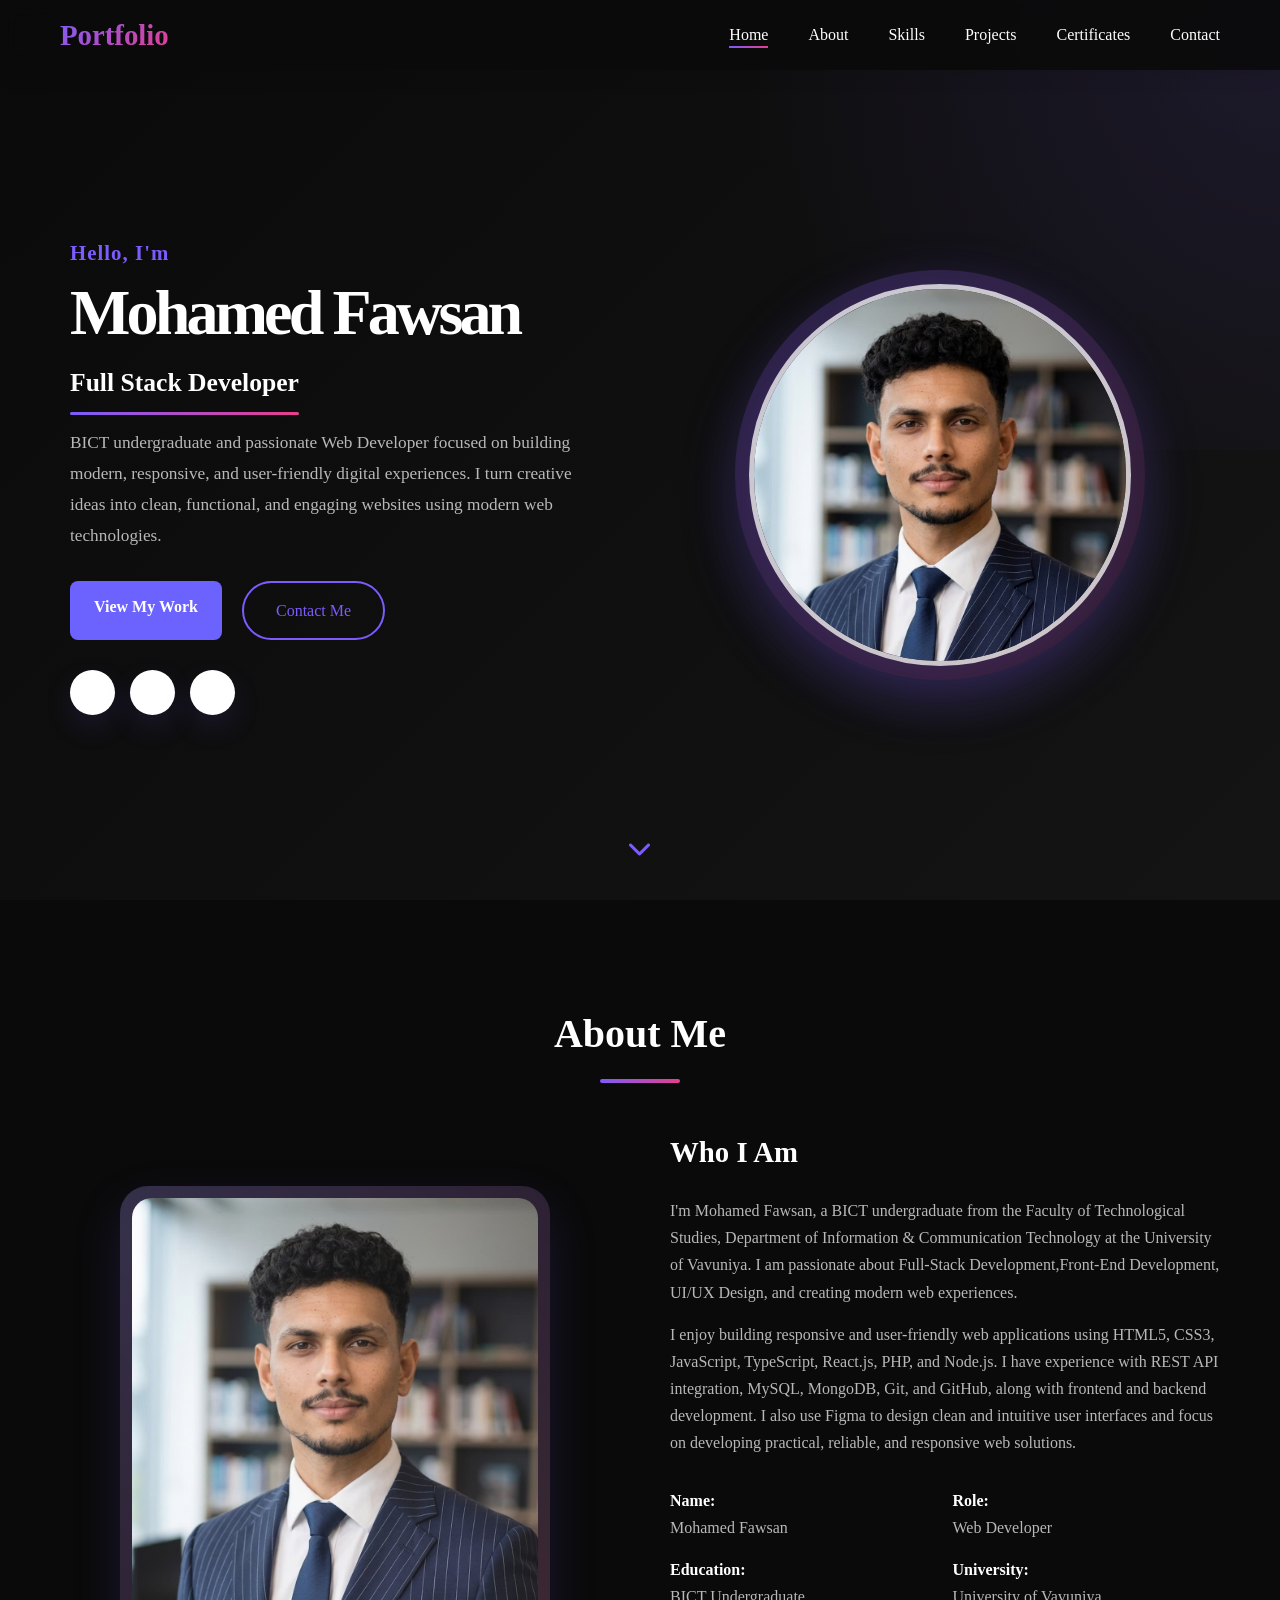
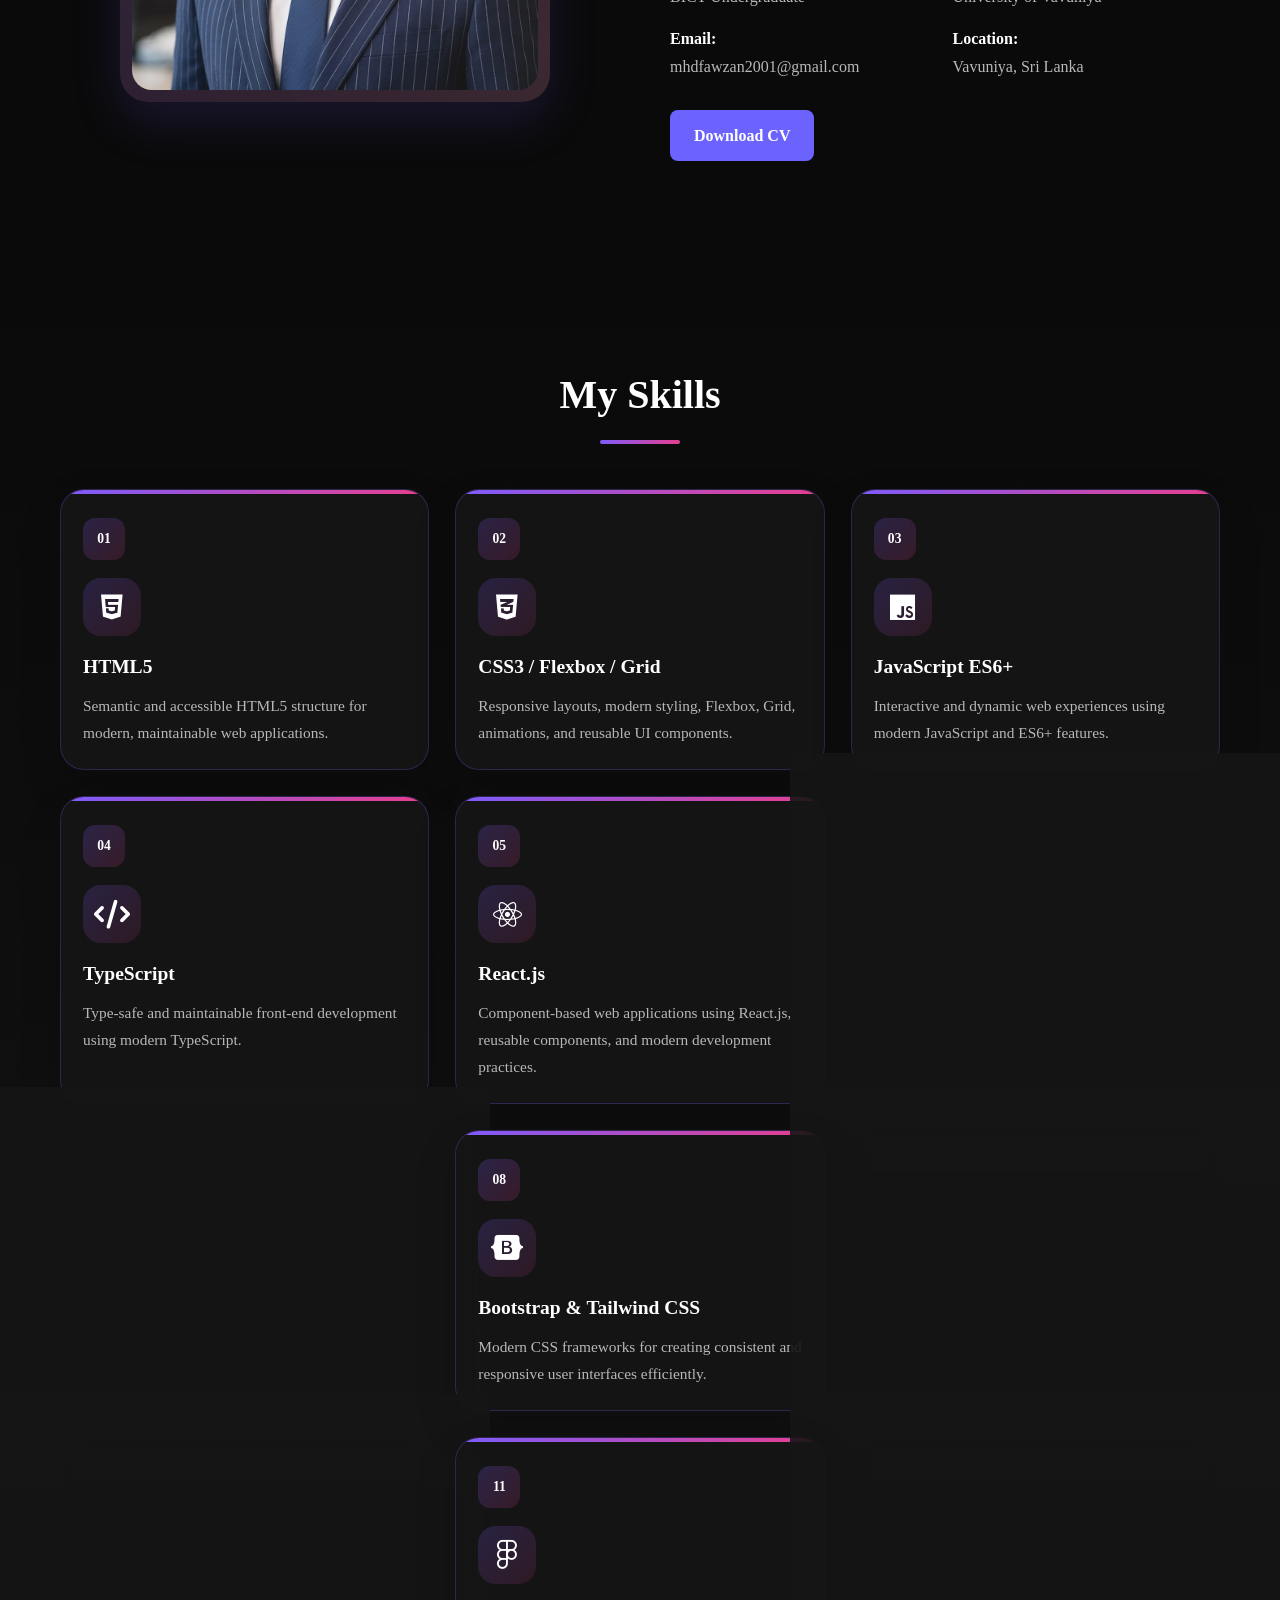
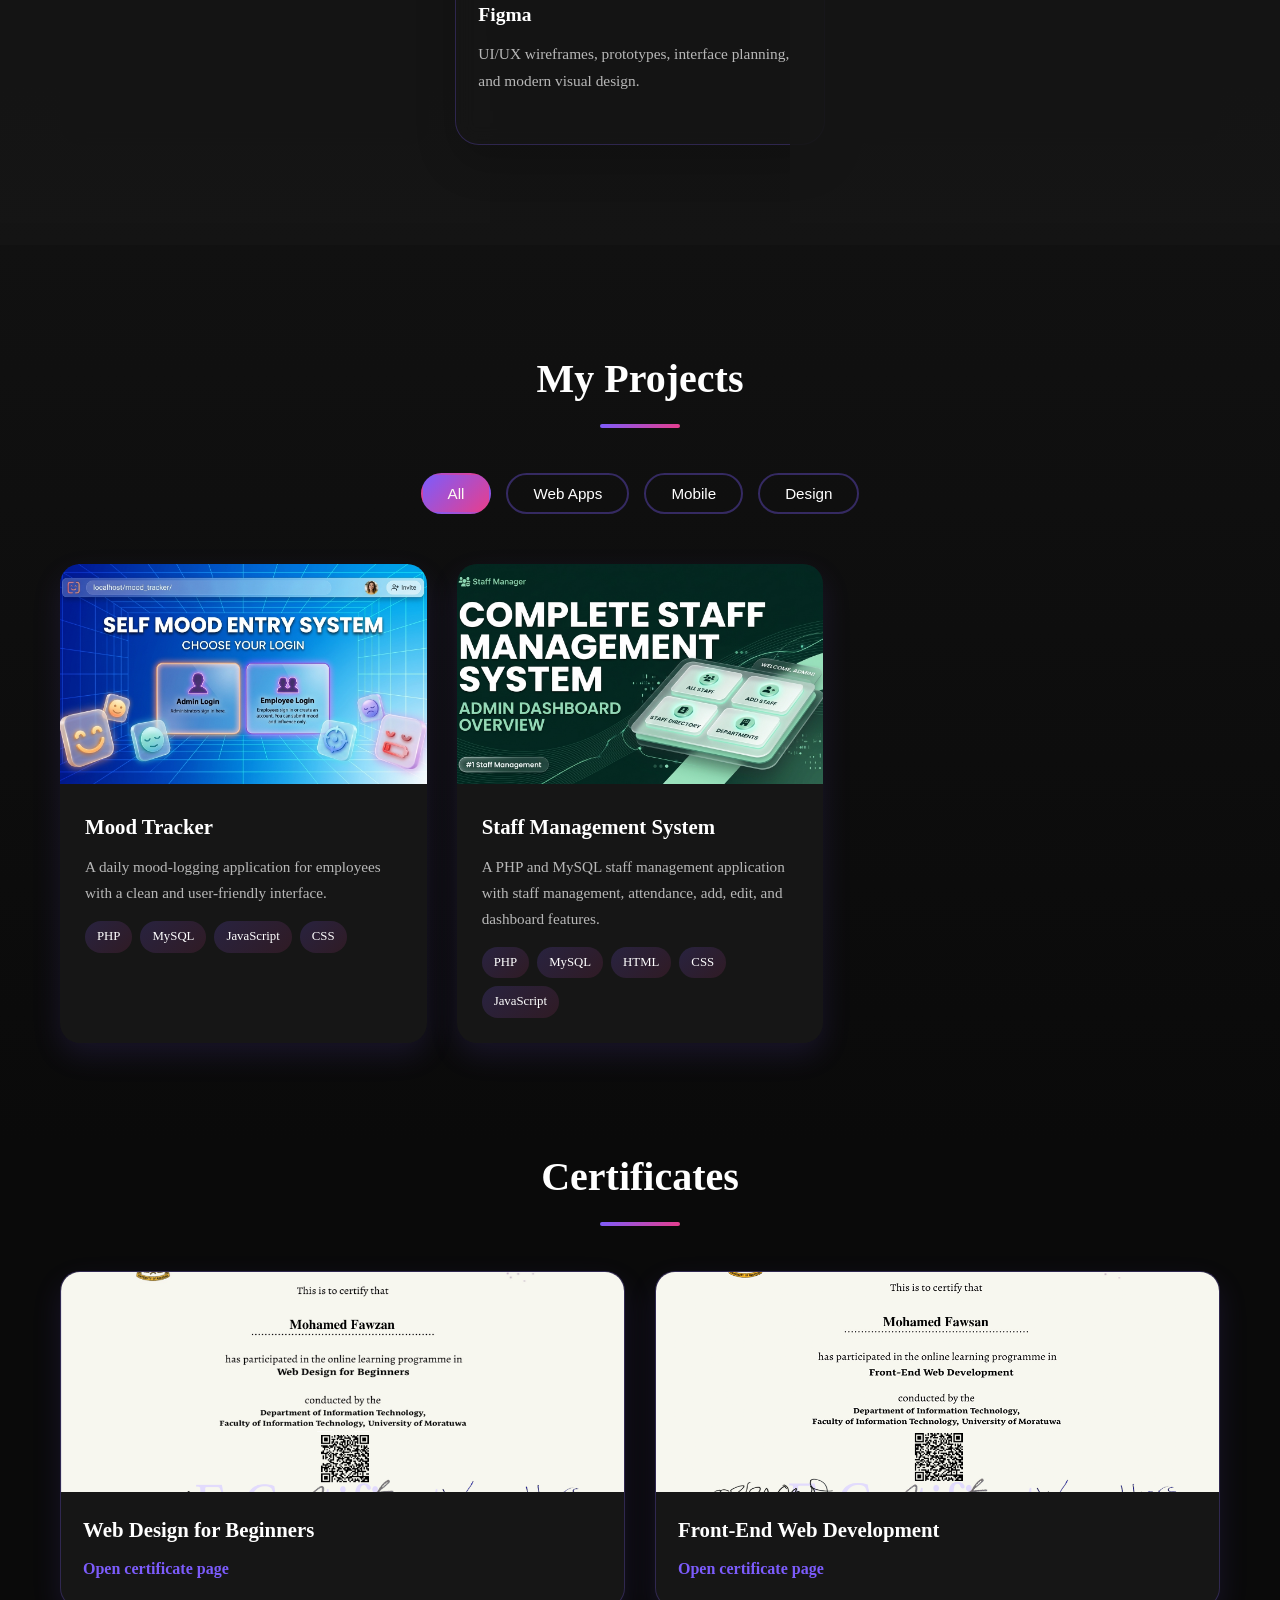
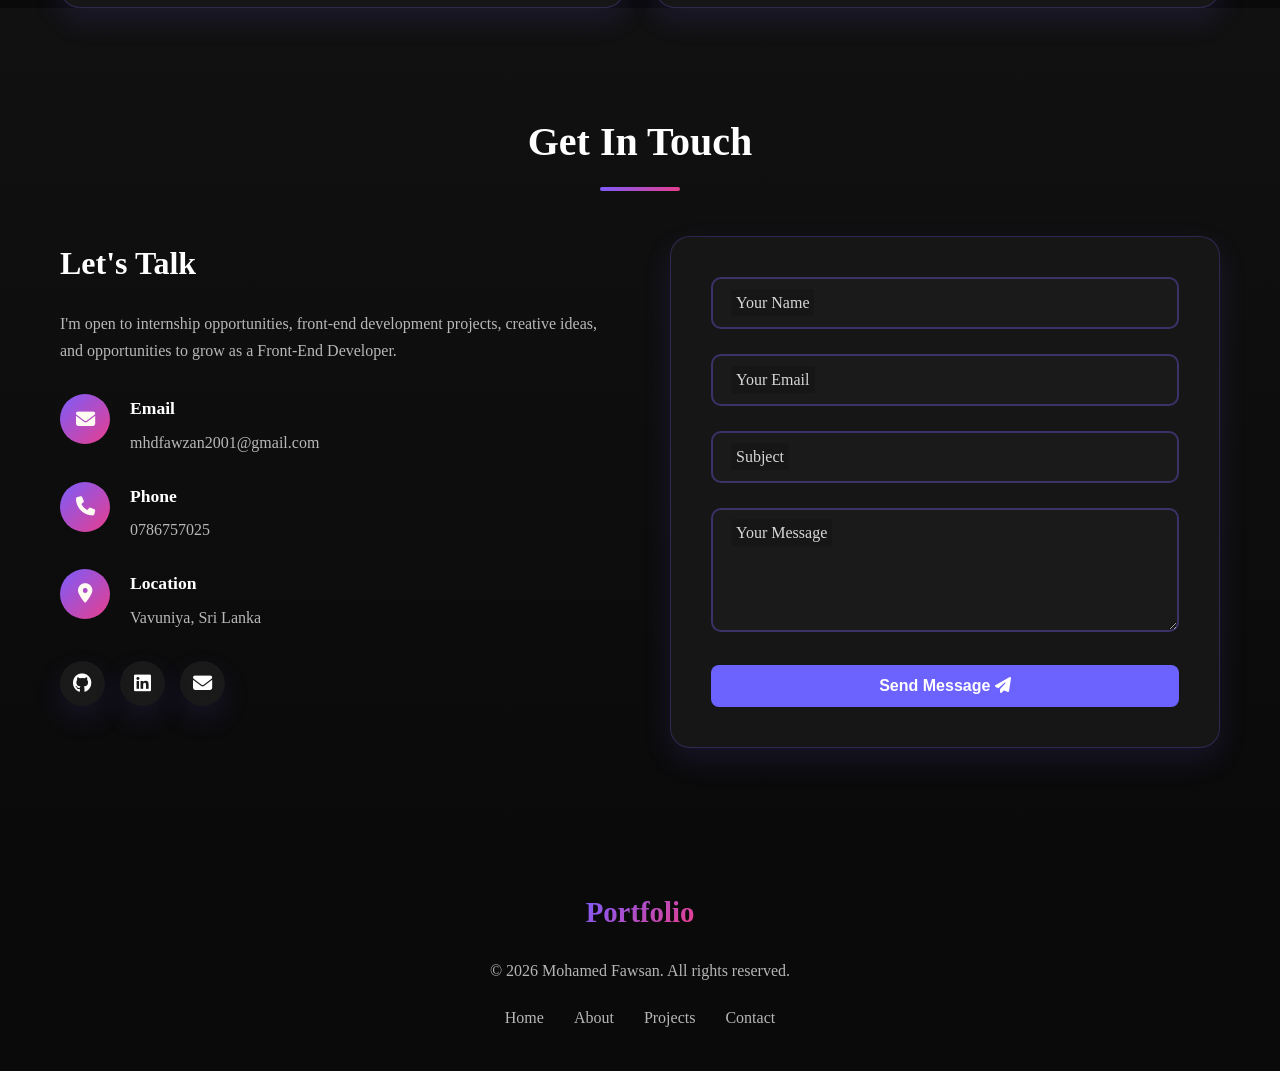
<file: index.html>
<!DOCTYPE html>
<html lang="en">
<head>
    <meta charset="UTF-8">
    <meta name="viewport" content="width=device-width, initial-scale=1.0">
    <title>Mohamed Fawsan | Full Stack Developer</title>
    <link rel="stylesheet" href="styles.css">
    <link href="https://fonts.googleapis.com/css2?family=Poppins:wght@300;400;500;600;700&display=swap" rel="stylesheet">
    <link rel="stylesheet" href="https://cdnjs.cloudflare.com/ajax/libs/font-awesome/6.4.0/css/all.min.css">
</head>

<body>

    <!-- Navigation -->
    <nav class="navbar">
        <div class="nav-container">
            <a href="#" class="logo">Portfolio</a>

            <button class="nav-toggle" aria-label="toggle navigation">
                <span class="hamburger"></span>
            </button>

            <ul class="nav-menu">
                <li><a href="#home" class="nav-link">Home</a></li>
                <li><a href="#about" class="nav-link">About</a></li>
                <li><a href="#skills" class="nav-link">Skills</a></li>
                <li><a href="#projects" class="nav-link">Projects</a></li>
                <li><a href="certificate.html" class="nav-link">Certificates</a></li>
                <li><a href="#contact" class="nav-link">Contact</a></li>
            </ul>
        </div>
    </nav>


    <!-- Hero Section -->
    <section id="home" class="hero">
        <div class="hero-content">

            <div class="hero-text">
                <p class="greeting">Hello, I'm</p>

                <h1 class="name">Mohamed Fawsan</h1>

                <h2 class="title">Full Stack Developer</h2>

                <p class="description">
                   BICT undergraduate and passionate Web Developer focused on
                   building modern, responsive, and user-friendly digital experiences.
                   I turn creative ideas into clean, functional, and engaging websites
                using modern web technologies.
                </p>

                <div class="hero-buttons">
                    <a href="#projects" class="btn btn-primary">
                        View My Work
                    </a>

                    <a href="#contact" class="btn btn-secondary">
                        Contact Me
                    </a>
                </div>

                <div class="social-links">

                    <a href="https://github.com/MFMfawsan"
                       target="_blank"
                       rel="noopener noreferrer"
                       aria-label="GitHub">
                        <i class="fab fa-github"></i>
                    </a>

                    <a href="https://www.linkedin.com/in/mohamed-fawsan"
                       target="_blank"
                       rel="noopener noreferrer"
                       aria-label="LinkedIn">
                        <i class="fab fa-linkedin"></i>
                    </a>

                    <a href="mailto:mhdfawzan2001@gmail.com"
                       aria-label="Email">
                        <i class="fas fa-envelope"></i>
                    </a>

                </div>
            </div>


            <div class="hero-image">
                <div class="image-container">
                    <img
                        class="profile-image"
                        src="assets/images/profile.jpg"
                        alt="Mohamed Fawsan - Front-End Developer"
                    >
                </div>
            </div>

        </div>

        <div class="scroll-indicator">
            <a href="#about" aria-label="Scroll to About section">
                <i class="fas fa-chevron-down"></i>
            </a>
        </div>
    </section>


    <!-- About Section -->
    <section id="about" class="about">
        <div class="container">

            <h2 class="section-title">About Me</h2>

            <div class="about-content">

                <div class="about-image">
                    <div class="about-img-placeholder">
                        <img
                            src="assets/images/profile.jpg"
                            alt="Mohamed Fawsan - About Me"
                        >
                    </div>
                </div>


                <div class="about-text">

                    <h3>Who I Am</h3>

                    <p>
                        I'm Mohamed Fawsan, a BICT undergraduate from the Faculty of
                        Technological Studies, Department of Information & Communication
                        Technology at the University of Vavuniya. I am passionate about 
                        Full-Stack Development,Front-End Development, UI/UX Design, and 
                        creating modern web  experiences.     
                    </p>

                    <p>
                        I enjoy building responsive and user-friendly web applications 
                        using HTML5, CSS3, JavaScript, TypeScript, React.js, PHP, and 
                        Node.js. I have experience with REST API integration, MySQL,
                         MongoDB, Git, and GitHub, along with frontend and backend development. 
                         I also use Figma to design clean and intuitive user interfaces and 
                         focus on developing practical, reliable, and responsive web solutions.

                    </p>


                    <div class="about-info">

                        <div class="info-item">
                            <span class="info-label">Name:</span>
                            <span class="info-value">Mohamed Fawsan</span>
                        </div>

                        <div class="info-item">
                            <span class="info-label">Role:</span>
                            <span class="info-value">Web Developer</span>
                        </div>

                        <div class="info-item">
                            <span class="info-label">Education:</span>
                            <span class="info-value">BICT Undergraduate</span>
                        </div>

                        <div class="info-item">
                            <span class="info-label">University:</span>
                            <span class="info-value">University of Vavuniya</span>
                        </div>

                        <div class="info-item">
                            <span class="info-label">Email:</span>
                            <span class="info-value">mhdfawzan2001@gmail.com</span>
                        </div>

                        <div class="info-item">
                            <span class="info-label">Location:</span>
                            <span class="info-value">Vavuniya, Sri Lanka</span>
                        </div>

                    </div>


                <a href="assets/Mohamed_Fawsan.pdf"
                class="btn btn-primary"
                target="_blank"
                rel="noopener noreferrer">
                Download CV
                </a>

                </div>
            </div>
        </div>
    </section>


    <!-- Skills Section -->
    <section id="skills" class="skills">
        <div class="container">

            <h2 class="section-title">My Skills</h2>

            <div class="skills-content modern-skill-grid">

                <article class="modern-skill-card">
                    <span class="skill-index">01</span>
                    <div class="skill-icon">
                        <i class="fab fa-html5"></i>
                    </div>
                    <h3>HTML5</h3>
                    <p>
                        Semantic and accessible HTML5 structure for modern,
                        maintainable web applications.
                    </p>
                </article>


                <article class="modern-skill-card">
                    <span class="skill-index">02</span>
                    <div class="skill-icon">
                        <i class="fab fa-css3-alt"></i>
                    </div>
                    <h3>CSS3 / Flexbox / Grid</h3>
                    <p>
                        Responsive layouts, modern styling, Flexbox, Grid,
                        animations, and reusable UI components.
                    </p>
                </article>


                <article class="modern-skill-card">
                    <span class="skill-index">03</span>
                    <div class="skill-icon">
                        <i class="fab fa-js"></i>
                    </div>
                    <h3>JavaScript ES6+</h3>
                    <p>
                        Interactive and dynamic web experiences using modern
                        JavaScript and ES6+ features.
                    </p>
                </article>


                <article class="modern-skill-card">
                    <span class="skill-index">04</span>
                    <div class="skill-icon">
                        <i class="fas fa-code"></i>
                    </div>
                    <h3>TypeScript</h3>
                    <p>
                        Type-safe and maintainable front-end development using
                        modern TypeScript.
                    </p>
                </article>


                <article class="modern-skill-card">
                    <span class="skill-index">05</span>
                    <div class="skill-icon">
                        <i class="fab fa-react"></i>
                    </div>
                    <h3>React.js</h3>
                    <p>
                        Component-based web applications using React.js,
                        reusable components, and modern development practices.
                    </p>
                </article>


                <article class="modern-skill-card">
                    <span class="skill-index">06</span>
                    <div class="skill-icon">
                        <i class="fas fa-mobile-alt"></i>
                    </div>
                    <h3>Responsive Web Design</h3>
                    <p>
                        Mobile-first and responsive interfaces that work smoothly
                        across phones, tablets, and desktop screens.
                    </p>
                </article>


                <article class="modern-skill-card">
                    <span class="skill-index">07</span>
                    <div class="skill-icon">
                        <i class="fas fa-palette"></i>
                    </div>
                    <h3>UI/UX Design</h3>
                    <p>
                        User-focused interface design, wireframing, prototyping,
                        spacing, and visual hierarchy.
                    </p>
                </article>


                <article class="modern-skill-card">
                    <span class="skill-index">08</span>
                    <div class="skill-icon">
                        <i class="fab fa-bootstrap"></i>
                    </div>
                    <h3>Bootstrap & Tailwind CSS</h3>
                    <p>
                        Modern CSS frameworks for creating consistent and
                        responsive user interfaces efficiently.
                    </p>
                </article>


                <article class="modern-skill-card">
                    <span class="skill-index">09</span>
                    <div class="skill-icon">
                        <i class="fas fa-plug"></i>
                    </div>
                    <h3>REST API Integration</h3>
                    <p>
                        API integration using REST APIs, Axios, Fetch API,
                        JSON, and front-end data handling.
                    </p>
                </article>


                <article class="modern-skill-card">
                    <span class="skill-index">10</span>
                    <div class="skill-icon">
                        <i class="fab fa-github"></i>
                    </div>
                    <h3>Git & GitHub</h3>
                    <p>
                        Version control, repository management, collaboration,
                        and project deployment using Git and GitHub.
                    </p>
                </article>


                <article class="modern-skill-card">
                    <span class="skill-index">11</span>
                    <div class="skill-icon">
                        <i class="fab fa-figma"></i>
                    </div>
                    <h3>Figma</h3>
                    <p>
                        UI/UX wireframes, prototypes, interface planning,
                        and modern visual design.
                    </p>
                </article>


                <article class="modern-skill-card">
                    <span class="skill-index">12</span>
                    <div class="skill-icon">
                        <i class="fas fa-database"></i>
                    </div>
                    <h3>MySQL & MongoDB</h3>
                    <p>
                        Basic database understanding and integration for
                        web applications and backend-connected projects.
                    </p>
                </article>

            </div>
        </div>
    </section>


    <!-- Projects Section -->
    <section id="projects" class="projects">
        <div class="container">

            <h2 class="section-title">My Projects</h2>

            <div class="project-filters">
                <button class="filter-btn active" data-filter="all">All</button>
                <button class="filter-btn" data-filter="web">Web Apps</button>
                <button class="filter-btn" data-filter="mobile">Mobile</button>
                <button class="filter-btn" data-filter="design">Design</button>
            </div>

            <div class="projects-grid">

                <div class="project-card" data-category="web">
                    <div class="project-image">
                        <img src="assets/images/mood-tracker.png" alt="Mood Tracker project screenshot">

                        <div class="project-overlay">
                            <div class="project-links">
                                <a href="https://github.com/MFMfawsan/mood_tracker" target="_blank" rel="noopener noreferrer" class="project-link" aria-label="View Live">
                                    <i class="fas fa-external-link-alt"></i>
                                </a>
                                <a href="https://github.com/MFMfawsan/mood_tracker" target="_blank" rel="noopener noreferrer" class="project-link" aria-label="View Code">
                                    <i class="fab fa-github"></i>
                                </a>
                            </div>
                        </div>
                    </div>

                    <div class="project-info">
                        <h3>Mood Tracker</h3>
                        <p>A daily mood-logging application for employees with a clean and user-friendly interface.</p>

                        <div class="project-tech">
                            <span>PHP</span>
                            <span>MySQL</span>
                            <span>JavaScript</span>
                            <span>CSS</span>
                        </div>
                    </div>
                </div>


                <div class="project-card" data-category="web">
                    <div class="project-image">
                        <img src="assets/images/Staff management.png" alt="Staff Management System screenshot">

                        <div class="project-overlay">
                            <div class="project-links">
                                <a href="https://github.com/MFMfawsan/staff-management-system" target="_blank" rel="noopener noreferrer" class="project-link" aria-label="View Live">
                                    <i class="fas fa-external-link-alt"></i>
                                </a>
                                <a href="https://github.com/MFMfawsan/staff-management-system" target="_blank" rel="noopener noreferrer" class="project-link" aria-label="View Code">
                                    <i class="fab fa-github"></i>
                                </a>
                            </div>
                        </div>
                    </div>

                    <div class="project-info">
                        <h3>Staff Management System</h3>
                        <p>
                            A PHP and MySQL staff management application with
                            staff management, attendance, add, edit, and dashboard features.
                        </p>

                        <div class="project-tech">
                            <span>PHP</span>
                            <span>MySQL</span>
                            <span>HTML</span>
                            <span>CSS</span>
                            <span>JavaScript</span>
                        </div>
                    </div>
                </div>

            </div>
        </div>
    </section>


    <!-- Certificates Section -->
    <section class="certificates" id="certificates">
        <div class="container">

            <h2 class="section-title">Certificates</h2>

            <div class="certificate-grid">

                <a class="certificate-card"
                   href="certificate.html"
                   rel="noopener noreferrer">

                    <div class="certificate-thumb">
                        <img
                            src="assets/images/certificate1.jpg"
                            alt="Web Design for Beginners certificate"
                        >
                    </div>

                    <div class="certificate-info">
                        <h3>Web Design for Beginners</h3>
                        <p>Open certificate page</p>
                    </div>

                </a>


                <a class="certificate-card"
                   href="certificate.html"
                   rel="noopener noreferrer">

                    <div class="certificate-thumb">
                        <img
                            src="assets/images/certificate2.jpg"
                            alt="Front-End Web Development certificate"
                        >
                    </div>

                    <div class="certificate-info">
                        <h3>Front-End Web Development</h3>
                        <p>Open certificate page</p>
                    </div>

                </a>

            </div>
        </div>
    </section>


    <!-- Contact Section -->
    <section id="contact" class="contact">
        <div class="container">

            <h2 class="section-title">Get In Touch</h2>

            <div class="contact-content">

                <div class="contact-info">

                    <h3>Let's Talk</h3>

                    <p>
                        I'm open to internship opportunities, front-end development
                        projects, creative ideas, and opportunities to grow as a
                        Front-End Developer.
                    </p>


                    <div class="contact-details">

                        <div class="contact-item">
                            <i class="fas fa-envelope"></i>

                            <div>
                                <h4>Email</h4>
                                <p>
                                    <a href="mailto:mhdfawzan2001@gmail.com">
                                        mhdfawzan2001@gmail.com
                                    </a>
                                </p>
                            </div>
                        </div>


                        <div class="contact-item">
                            <i class="fas fa-phone"></i>

                            <div>
                                <h4>Phone</h4>
                                <p>
                                    <a href="tel:0786757025">
                                        0786757025
                                    </a>
                                </p>
                            </div>
                        </div>


                        <div class="contact-item">
                            <i class="fas fa-map-marker-alt"></i>

                            <div>
                                <h4>Location</h4>
                                <p>Vavuniya, Sri Lanka</p>
                            </div>
                        </div>

                    </div>


                    <div class="contact-social">

                        <a href="https://github.com/MFMfawsan"
                           target="_blank"
                           rel="noopener noreferrer"
                           aria-label="GitHub">
                            <i class="fab fa-github"></i>
                        </a>

                        <a href="https://www.linkedin.com/in/mohamed-fawsan"
                           target="_blank"
                           rel="noopener noreferrer"
                           aria-label="LinkedIn">
                            <i class="fab fa-linkedin"></i>
                        </a>

                        <a href="mailto:mhdfawzan2001@gmail.com"
                           aria-label="Email">
                            <i class="fas fa-envelope"></i>
                        </a>

                    </div>

                </div>


                <form class="contact-form" id="contactForm">

                    <div class="form-group">
                        <input
                            type="text"
                            id="name"
                            name="name"
                            placeholder="Your Name"
                            required
                        >
                        <label for="name">Your Name</label>
                    </div>


                    <div class="form-group">
                        <input
                            type="email"
                            id="email"
                            name="email"
                            placeholder="Your Email"
                            required
                        >
                        <label for="email">Your Email</label>
                    </div>


                    <div class="form-group">
                        <input
                            type="text"
                            id="subject"
                            name="subject"
                            placeholder="Subject"
                            required
                        >
                        <label for="subject">Subject</label>
                    </div>


                    <div class="form-group">
                        <textarea
                            id="message"
                            name="message"
                            placeholder="Your Message"
                            rows="5"
                            required
                        ></textarea>

                        <label for="message">Your Message</label>
                    </div>


                    <button type="submit" class="btn btn-primary">
                        <span>Send Message</span>
                        <i class="fas fa-paper-plane"></i>
                    </button>

                </form>

            </div>
        </div>
    </section>


    <!-- Footer -->
    <footer class="footer">
        <div class="container">

            <div class="footer-content">

                <div class="footer-logo">
                    <a href="#">Portfolio</a>
                </div>

                <p class="footer-text">
                    © 2026 Mohamed Fawsan. All rights reserved.
                </p>

                <div class="footer-links">
                    <a href="#home">Home</a>
                    <a href="#about">About</a>
                    <a href="#projects">Projects</a>
                    <a href="#contact">Contact</a>
                </div>

            </div>

        </div>
    </footer>


    <!-- Back to Top Button -->
    <button class="back-to-top" aria-label="Back to top">
        <i class="fas fa-arrow-up"></i>
    </button>


    <script src="script.js"></script>

</body>
</html>
</file>
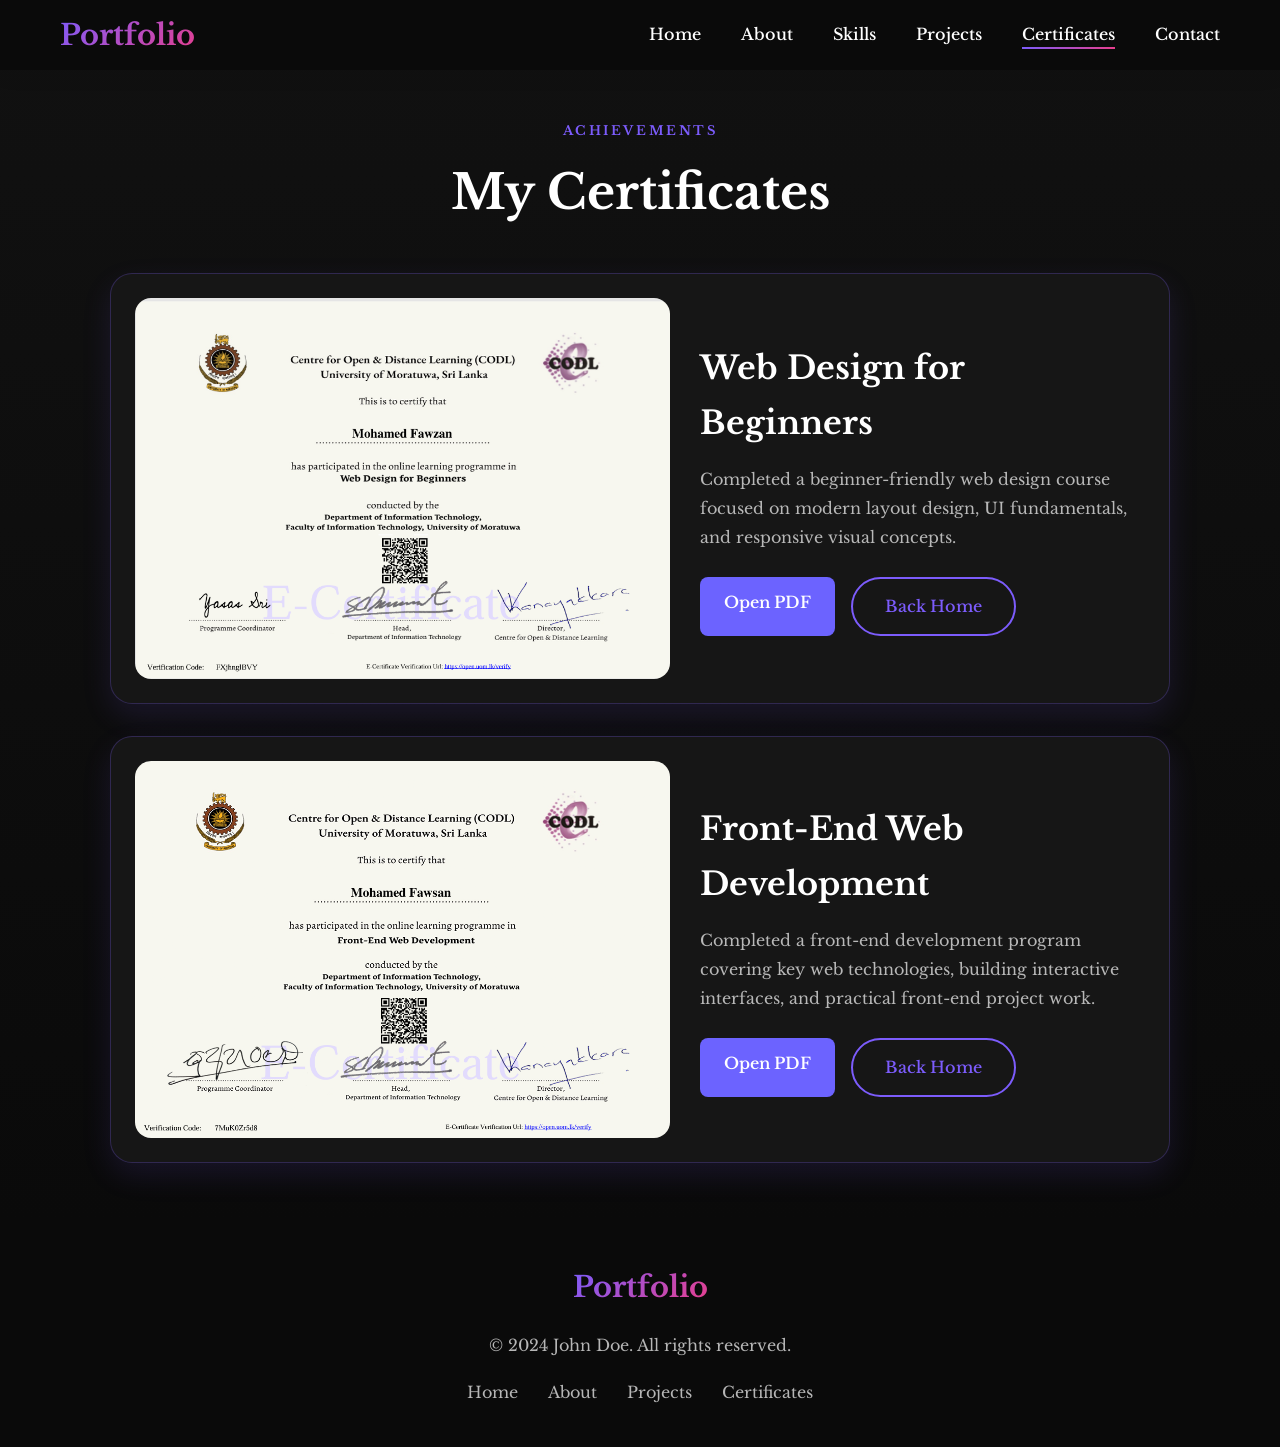
<file: certificate.html>
<!DOCTYPE html>
<html lang="en">
<head>
    <meta charset="UTF-8">
    <meta name="viewport" content="width=device-width, initial-scale=1.0">
    <title>Certificates | Portfolio</title>
    <link rel="stylesheet" href="styles.css">
    <link href="https://fonts.googleapis.com/css2?family=Cormorant+Garamond:wght@400;500;600;700&family=Libre+Baskerville:wght@400;700&display=swap" rel="stylesheet">
    <link rel="stylesheet" href="https://cdnjs.cloudflare.com/ajax/libs/font-awesome/6.4.0/css/all.min.css">
</head>
<body>
    <nav class="navbar">
        <div class="nav-container">
            <a href="index.html" class="logo">Portfolio</a>
            <button class="nav-toggle" aria-label="toggle navigation">
                <span class="hamburger"></span>
            </button>
            <ul class="nav-menu">
                <li><a href="index.html#home" class="nav-link">Home</a></li>
                <li><a href="index.html#about" class="nav-link">About</a></li>
                <li><a href="index.html#skills" class="nav-link">Skills</a></li>
                <li><a href="index.html#projects" class="nav-link">Projects</a></li>
                <li><a href="certificate.html" class="nav-link active">Certificates</a></li>
                <li><a href="index.html#contact" class="nav-link">Contact</a></li>
            </ul>
        </div>
    </nav>

    <main class="certificate-page">
        <section class="container certificate-section">
            <div class="section-heading">
                <p class="small-tag">Achievements</p>
                <h1>My Certificates</h1>
            </div>

            <div class="certificate-list">
                <article class="certificate-item">
                    <div class="certificate-preview">
                        <img src="assets/images/certificate1.jpg" alt="Web Design for Beginners certificate preview">
                    </div>
                    <div class="certificate-details">
                        <h2>Web Design for Beginners</h2>
                        <p>Completed a beginner-friendly web design course focused on modern layout design, UI fundamentals, and responsive visual concepts.</p>
                        <div class="certificate-actions">
                            <a href="assets/certificates/web-design.pdf" class="btn btn-primary" target="_blank" rel="noopener noreferrer">Open PDF</a>
                            <a href="index.html" class="btn btn-secondary">Back Home</a>
                        </div>
                    </div>
                </article>

                <article class="certificate-item">
                    <div class="certificate-preview">
                        <img src="assets/images/certificate2.jpg" alt="Front-End Web Development certificate preview">
                    </div>
                    <div class="certificate-details">
                        <h2>Front-End Web Development</h2>
                        <p>Completed a front-end development program covering key web technologies, building interactive interfaces, and practical front-end project work.</p>
                        <div class="certificate-actions">
                            <a href="assets/certificates/front-end-web-development.pdf" class="btn btn-primary" target="_blank" rel="noopener noreferrer">Open PDF</a>
                            <a href="index.html" class="btn btn-secondary">Back Home</a>
                        </div>
                    </div>
                </article>
            </div>
        </section>
    </main>

    <footer class="footer">
        <div class="container">
            <div class="footer-content">
                <div class="footer-logo">
                    <a href="index.html">Portfolio</a>
                </div>
                <p class="footer-text">© 2024 John Doe. All rights reserved.</p>
                <div class="footer-links">
                    <a href="index.html#home">Home</a>
                    <a href="index.html#about">About</a>
                    <a href="index.html#projects">Projects</a>
                    <a href="certificate.html">Certificates</a>
                </div>
            </div>
        </div>
    </footer>

    <script src="script.js"></script>
</body>
</html>
</file>
<file: styles.css>
/* ===== CSS Variables ===== */
:root {
    --primary-color: #7C5CFC;
    --primary-dark: #5d43d8;
    --secondary-color: #E83E8C;
    --text-color: #FFFFFF;
    --text-light: #B8B8B8;
    --text-lighter: #D7D7D7;
    --bg-color: #0A0A0A;
    --bg-light: #161616;
    --bg-dark: #0A0A0A;
    --card-bg: #161616;
    --border-color: rgba(124, 92, 252, 0.35);
    --shadow: 0 12px 30px rgba(124, 92, 252, 0.12);
    --shadow-hover: 0 20px 40px rgba(124, 92, 252, 0.18);
    --transition: all 0.3s ease;
    --gradient: linear-gradient(135deg, #7C5CFC, #E83E8C);
}

/* ===== Reset & Base Styles ===== */
* {
    margin: 0;
    padding: 0;
    box-sizing: border-box;
}

html {
    scroll-behavior: smooth;
}

body {
    font-family: 'Libre Baskerville', 'Times New Roman', serif;
    font-size: 16px;
    line-height: 1.7;
    color: var(--text-color);
    background: #0A0A0A;
    overflow-x: hidden;
}

a {
    text-decoration: none;
    color: inherit;
    transition: var(--transition);
}

ul {
    list-style: none;
}

img {
    max-width: 100%;
    height: auto;
}

.container {
    max-width: 1200px;
    margin: 0 auto;
    padding: 0 20px;
}

/* ===== Buttons ===== */
.btn {
    display: inline-flex;
    align-items: center;
    gap: 10px;
    padding: 14px 32px;
    border-radius: 50px;
    font-size: 1rem;
    font-weight: 500;
    cursor: pointer;
    transition: var(--transition);
    border: none;
    outline: none;
}



.btn-primary {
    display: inline-block;
    padding: 12px 24px;
    background: #6c63ff;
    color: #ffffff;
    text-decoration: none;
    border-radius: 8px;
    font-weight: 600;
    transition: 0.3s ease;
}

.btn-primary:hover {
    background: #5548d9;
    color: #ffffff;
    transform: translateY(-2px);
}

.btn-secondary {
    background: transparent;
    color: var(--primary-color);
    border: 2px solid var(--primary-color);
}

.btn-secondary:hover {
    background: var(--gradient);
    color: #FFFFFF;
    transform: translateY(-3px);
}

/* ===== Section Title ===== */
.section-title {
    font-size: 2.5rem;
    font-weight: 700;
    text-align: center;
    margin-bottom: 60px;
    position: relative;
    color: var(--text-color);
}

.section-title::after {
    content: '';
    position: absolute;
    bottom: -15px;
    left: 50%;
    transform: translateX(-50%);
    width: 80px;
    height: 4px;
    background: var(--gradient);
    border-radius: 2px;
}

/* ===== Navigation ===== */
.navbar {
    position: fixed;
    top: 0;
    left: 0;
    right: 0;
    z-index: 1000;
    background: rgba(10, 10, 10, 0.9);
    -webkit-backdrop-filter: blur(10px);
    backdrop-filter: blur(10px);
    box-shadow: 0 2px 20px rgba(124, 92, 252, 0.1);
    transition: var(--transition);
}

.nav-container {
    max-width: 1200px;
    margin: 0 auto;
    padding: 0 20px;
    display: flex;
    justify-content: space-between;
    align-items: center;
    height: 70px;
}

.logo {
    font-size: 1.8rem;
    font-weight: 700;
    background: var(--gradient);
    -webkit-background-clip: text;
    -webkit-text-fill-color: transparent;
    background-clip: text;
}

.nav-menu {
    display: flex;
    gap: 40px;
}

.nav-link {
    font-weight: 500;
    color: #FFFFFF;
    position: relative;
    padding: 5px 0;
}

.nav-link::after {
    content: '';
    position: absolute;
    bottom: 0;
    left: 0;
    width: 0;
    height: 2px;
    background: var(--gradient);
    transition: var(--transition);
}

.nav-link:hover::after,
.nav-link.active::after {
    width: 100%;
}

.nav-toggle {
    display: none;
    background: none;
    border: none;
    cursor: pointer;
    padding: 10px;
}

.hamburger {
    display: block;
    width: 25px;
    height: 3px;
    background: var(--text-color);
    position: relative;
    transition: var(--transition);
}

.hamburger::before,
.hamburger::after {
    content: '';
    position: absolute;
    width: 25px;
    height: 3px;
    background: var(--text-color);
    transition: var(--transition);
}

.hamburger::before {
    top: -8px;
}

.hamburger::after {
    top: 8px;
}

/* ===== Hero Section ===== */
.hero {
    min-height: 100vh;
    display: flex;
    flex-direction: column;
    justify-content: center;
    align-items: center;
    padding: 100px 20px 50px;
    background: linear-gradient(135deg, #0A0A0A 0%, #141414 100%);
    position: relative;
    overflow: hidden;
}

.hero::before {
    content: '';
    position: absolute;
    top: -50%;
    right: -50%;
    width: 100%;
    height: 100%;
    background: radial-gradient(circle, rgba(124, 92, 252, 0.12) 0%, transparent 70%);
    animation: pulse 4s ease-in-out infinite;
}

@keyframes pulse {
    0%, 100% { transform: scale(1); opacity: 0.5; }
    50% { transform: scale(1.1); opacity: 0.8; }
}

.hero-content {
    max-width: 1200px;
    margin: 0 auto;
    display: grid;
    grid-template-columns: 1fr 1fr;
    gap: 60px;
    align-items: center;
    position: relative;
    z-index: 1;
}

.hero-text {
    animation: fadeInLeft 1s ease;
}

@keyframes fadeInLeft {
    from {
        opacity: 0;
        transform: translateX(-50px);
    }
    to {
        opacity: 1;
        transform: translateX(0);
    }
}

.greeting {
    font-size: 1.3rem;
    color: #7C5CFC;
    font-weight: 600;
    letter-spacing: 0.05em;
    margin-bottom: 12px;
}

.name {
    font-size: clamp(3rem, 5vw, 5.2rem);
    font-weight: 800;
    line-height: 0.96;
    margin-bottom: 18px;
    letter-spacing: -0.06em;
    color: #FFFFFF;
}

.name span {
    display: block;
    background: linear-gradient(135deg, #7C5CFC, #E83E8C 65%, #c76be6);
    -webkit-background-clip: text;
    -webkit-text-fill-color: transparent;
    background-clip: text;
}

.title {
    font-size: clamp(1.4rem, 2vw, 2.3rem);
    font-weight: 700;
    color: #FFFFFF;
    margin-bottom: 22px;
    position: relative;
    display: inline-block;
}

.title::after {
    content: "";
    position: absolute;
    left: 0;
    bottom: -10px;
    width: 100%;
    height: 3px;
    border-radius: 999px;
    background: linear-gradient(90deg, #7C5CFC, #E83E8C);
}

.description {
    font-size: 1.08rem;
    color: var(--text-light);
    margin-bottom: 30px;
    max-width: 540px;
    line-height: 1.8;
}

.hero-buttons {
    display: flex;
    gap: 20px;
    margin-bottom: 30px;
}

.social-links {
    display: flex;
    gap: 15px;
}

.social-links a {
    width: 45px;
    height: 45px;
    border-radius: 50%;
    background: white;
    display: flex;
    align-items: center;
    justify-content: center;
    font-size: 1.2rem;
    color: var(--text-color);
    box-shadow: var(--shadow);
    transition: var(--transition);
}

.social-links a:hover {
    background: var(--gradient);
    color: #fffaf2;
    transform: translateY(-5px);
}

.hero-image {
    animation: fadeInRight 1s ease;
}

@keyframes fadeInRight {
    from {
        opacity: 0;
        transform: translateX(50px);
    }
    to {
        opacity: 1;
        transform: translateX(0);
    }
}

.image-container {
    position: relative;
    width: min(32vw, 420px);
    aspect-ratio: 1;
    margin: 0 auto;
    padding: 14px;
    border-radius: 50%;
    background: linear-gradient(135deg, rgba(124, 92, 252, 0.25), rgba(232, 62, 140, 0.14));
    box-shadow: 0 18px 60px rgba(124, 92, 252, 0.18);
}

.profile-placeholder {
    width: 100%;
    height: 100%;
    border-radius: 50%;
    background: var(--gradient);
    display: flex;
    align-items: center;
    justify-content: center;
    font-size: 8rem;
    color: #fffaf2;
    box-shadow: 0 20px 60px rgba(124, 92, 252, 0.32);
    animation: float 3s ease-in-out infinite;
}

.profile-image {
    width: 100%;
    height: 100%;
    object-fit: cover;
    object-position: center top;
    display: block;
    border-radius: 50%;
    border: 5px solid rgba(255, 255, 255, 0.75);
    box-shadow: 0 20px 60px rgba(124, 92, 252, 0.2);
    animation: float 3s ease-in-out infinite;
}

@keyframes float {
    0%, 100% { transform: translateY(0); }
    50% { transform: translateY(-20px); }
}

.scroll-indicator {
    position: absolute;
    bottom: 30px;
    left: 50%;
    transform: translateX(-50%);
    animation: bounce 2s infinite;
}

@keyframes bounce {
    0%, 20%, 50%, 80%, 100% { transform: translateX(-50%) translateY(0); }
    40% { transform: translateX(-50%) translateY(-20px); }
    60% { transform: translateX(-50%) translateY(-10px); }
}

.scroll-indicator a {
    font-size: 1.5rem;
    color: var(--primary-color);
}

/* ===== About Section ===== */
.about {
    padding: 100px 0;
    background: var(--bg-color);
}

.about-content {
    display: grid;
    grid-template-columns: 1fr 1fr;
    gap: 60px;
    align-items: center;
}

.about-image {
    position: relative;
    display: flex;
    justify-content: center;
}

.about-img-placeholder {
    width: min(100%, 430px);
    aspect-ratio: 4 / 4.8;
    border-radius: 28px;
    background: linear-gradient(135deg, rgba(124, 92, 252, 0.18), rgba(232, 62, 140, 0.12));
    display: flex;
    align-items: center;
    justify-content: center;
    padding: 12px;
    box-shadow: 0 20px 50px rgba(124, 92, 252, 0.15);
    position: relative;
    overflow: hidden;
}

.about-img-placeholder img {
    width: 100%;
    height: 100%;
    object-fit: cover;
    object-position: center top;
    display: block;
    border-radius: 20px;
}

.about-img-placeholder::before {
    content: '';
    position: absolute;
    top: -50%;
    left: -50%;
    width: 200%;
    height: 200%;
    background: linear-gradient(45deg, transparent, rgba(255, 255, 255, 0.1), transparent);
    animation: shine 3s infinite;
}

@keyframes shine {
    0% { transform: translateX(-100%) rotate(45deg); }
    100% { transform: translateX(100%) rotate(45deg); }
}

.about-text h3 {
    font-size: 1.8rem;
    margin-bottom: 20px;
    color: var(--text-color);
}

.about-text p {
    color: var(--text-light);
    margin-bottom: 15px;
}

.about-info {
    display: grid;
    grid-template-columns: 1fr 1fr;
    gap: 15px;
    margin: 30px 0;
}

.info-item {
    display: flex;
    flex-direction: column;
}

.info-label {
    font-weight: 600;
    color: var(--text-color);
}

.info-value {
    color: var(--text-light);
}

/* ===== Skills Section ===== */
.skills {
    padding: 100px 0;
    background: linear-gradient(180deg, #0A0A0A 0%, #141414 100%);
}

.skills-content {
    display: grid;
    grid-template-columns: repeat(3, minmax(0, 1fr));
    gap: 26px;
}

.modern-skill-grid {
    margin-top: 40px;
}

.modern-skill-card {
    position: relative;
    background: rgba(22, 22, 22, 0.9);
    backdrop-filter: blur(10px);
    border: 1px solid rgba(124, 92, 252, 0.25);
    border-radius: 24px;
    padding: 28px 22px 22px;
    box-shadow: 0 18px 40px rgba(0, 0, 0, 0.18);
    transition: transform 0.25s ease, box-shadow 0.25s ease, border-color 0.25s ease;
    overflow: hidden;
}

.modern-skill-card::before {
    content: "";
    position: absolute;
    inset: 0 auto auto 0;
    width: 100%;
    height: 4px;
    background: linear-gradient(90deg, #7C5CFC, #E83E8C);
}

.modern-skill-card:hover {
    transform: translateY(-8px);
    box-shadow: 0 22px 42px rgba(31, 41, 55, 0.12);
    border-color: rgba(108, 99, 255, 0.28);
}

.skill-index {
    display: inline-flex;
    align-items: center;
    justify-content: center;
    width: 42px;
    height: 42px;
    border-radius: 12px;
    background: linear-gradient(135deg, rgba(124, 92, 252, 0.22), rgba(232, 62, 140, 0.16));
    color: #FFFFFF;
    font-weight: 700;
    font-size: 0.85rem;
    margin-bottom: 18px;
}

.modern-skill-card .skill-icon {
    width: 58px;
    height: 58px;
    border-radius: 18px;
    display: flex;
    align-items: center;
    justify-content: center;
    background: linear-gradient(135deg, rgba(124, 92, 252, 0.2), rgba(232, 62, 140, 0.12));
    color: #FFFFFF;
    font-size: 1.8rem;
    margin-bottom: 16px;
}

.modern-skill-card h3 {
    font-size: 1.22rem;
    line-height: 1.5;
    margin-bottom: 12px;
    color: var(--text-color);
}

.modern-skill-card p {
    color: var(--text-light);
    font-size: 0.96rem;
    line-height: 1.75;
    margin: 0;
}

/* ===== Projects Section ===== */
.projects {
    padding: 100px 0;
    background: linear-gradient(180deg, #111111 0%, #0A0A0A 100%);
}

.project-filters {
    display: flex;
    justify-content: center;
    gap: 15px;
    margin-bottom: 50px;
    flex-wrap: wrap;
}

.filter-btn {
    padding: 10px 25px;
    border: 2px solid var(--border-color);
    background: transparent;
    border-radius: 50px;
    font-size: 0.95rem;
    font-weight: 500;
    cursor: pointer;
    transition: var(--transition);
    color: var(--text-color);
}

.filter-btn:hover,
.filter-btn.active {
    background: var(--gradient);
    border-color: transparent;
    color: #fffaf2;
}

.projects-grid {
    display: grid;
    grid-template-columns: repeat(3, 1fr);
    gap: 30px;
}

.project-card {
    background: var(--card-bg);
    border-radius: 20px;
    overflow: hidden;
    box-shadow: var(--shadow);
    transition: var(--transition);
}

.project-card:hover {
    transform: translateY(-10px);
    box-shadow: var(--shadow-hover);
}

.project-image {
    position: relative;
    height: 220px;
    overflow: hidden;
    background: var(--bg-light);
}

.project-image img {
    width: 100%;
    height: 100%;
    object-fit: cover;
    display: block;
}

.project-placeholder {
    width: 100%;
    height: 100%;
    background: var(--gradient);
    display: flex;
    align-items: center;
    justify-content: center;
    font-size: 4rem;
    color: white;
}

.project-overlay {
    position: absolute;
    top: 0;
    left: 0;
    right: 0;
    bottom: 0;
    background: rgba(0, 0, 0, 0.7);
    display: flex;
    align-items: center;
    justify-content: center;
    opacity: 0;
    transition: var(--transition);
}

.project-card:hover .project-overlay {
    opacity: 1;
}

.project-links {
    display: flex;
    gap: 15px;
}

.project-link {
    width: 50px;
    height: 50px;
    border-radius: 50%;
    background: white;
    display: flex;
    align-items: center;
    justify-content: center;
    font-size: 1.2rem;
    color: var(--text-color);
    transform: translateY(20px);
    transition: var(--transition);
}

.project-card:hover .project-link {
    transform: translateY(0);
}

.project-link:hover {
    background: var(--gradient);
    color: #fffaf2;
}

.project-info {
    padding: 25px;
}

.project-info h3 {
    font-size: 1.3rem;
    margin-bottom: 10px;
    color: var(--text-color);
}

.project-info p {
    color: var(--text-light);
    font-size: 0.95rem;
    margin-bottom: 15px;
}

.project-tech {
    display: flex;
    flex-wrap: wrap;
    gap: 8px;
}

.project-tech span {
    padding: 5px 12px;
    background: linear-gradient(135deg, rgba(124, 92, 252, 0.18), rgba(232, 62, 140, 0.12));
    border-radius: 20px;
    font-size: 0.8rem;
    color: #FFFFFF;
    font-weight: 500;
}

/* ===== Contact Section ===== */
.contact {
    padding: 100px 0;
    background: linear-gradient(180deg, #111111 0%, #0A0A0A 100%);
}

.contact-content {
    display: grid;
    grid-template-columns: 1fr 1fr;
    gap: 60px;
}

.contact-info h3 {
    font-size: 2rem;
    margin-bottom: 20px;
    color: var(--text-color);
}

.contact-info > p {
    color: var(--text-light);
    margin-bottom: 30px;
}

.contact-details {
    display: flex;
    flex-direction: column;
    gap: 25px;
    margin-bottom: 30px;
}

.contact-item {
    display: flex;
    align-items: flex-start;
    gap: 20px;
}

.contact-item i {
    width: 50px;
    height: 50px;
    border-radius: 50%;
    background: linear-gradient(135deg, #7C5CFC, #E83E8C);
    display: flex;
    align-items: center;
    justify-content: center;
    color: #fffaf2;
    font-size: 1.2rem;
    flex-shrink: 0;
}

.contact-item h4 {
    font-size: 1.1rem;
    color: var(--text-color);
    margin-bottom: 5px;
}

.contact-item p {
    color: var(--text-light);
}

.contact-social {
    display: flex;
    gap: 15px;
}

.contact-social a {
    width: 45px;
    height: 45px;
    border-radius: 50%;
    background: rgba(255, 255, 255, 0.06);
    display: flex;
    align-items: center;
    justify-content: center;
    font-size: 1.2rem;
    color: #FFFFFF;
    box-shadow: var(--shadow);
    transition: var(--transition);
}

.contact-social a:hover {
    background: var(--gradient);
    color: #fffaf2;
    transform: translateY(-5px);
}

.contact-form {
    background: #161616;
    padding: 40px;
    border-radius: 20px;
    box-shadow: var(--shadow);
    border: 1px solid rgba(124, 92, 252, 0.25);
}

.form-group {
    position: relative;
    margin-bottom: 25px;
}

.form-group input,
.form-group textarea {
    width: 100%;
    padding: 15px 20px;
    border: 2px solid var(--border-color);
    border-radius: 10px;
    font-size: 1rem;
    font-family: inherit;
    transition: var(--transition);
    background: rgba(255, 255, 255, 0.02);
    color: var(--text-color);
}

.form-group input:focus,
.form-group textarea:focus {
    outline: none;
    border-color: var(--primary-color);
}

.form-group label {
    position: absolute;
    top: 50%;
    left: 20px;
    transform: translateY(-50%);
    color: var(--text-lighter);
    pointer-events: none;
    transition: var(--transition);
    background: #161616;
    padding: 0 5px;
}

.form-group textarea ~ label {
    top: 25px;
}

.form-group input:focus ~ label,
.form-group input:not(:placeholder-shown) ~ label,
.form-group textarea:focus ~ label,
.form-group textarea:not(:placeholder-shown) ~ label {
    top: 0;
    font-size: 0.85rem;
    color: var(--primary-color);
}

.form-group input::placeholder,
.form-group textarea::placeholder {
    color: transparent;
}

.contact-form .btn {
    width: 100%;
    justify-content: center;
}

.certificate-page {
    padding-top: 120px;
    padding-bottom: 60px;
    background: linear-gradient(180deg, #111111 0%, #0A0A0A 100%);
}

.certificate-section {
    max-width: 1100px;
}

.section-heading {
    text-align: center;
    margin-bottom: 40px;
}

.small-tag {
    font-size: 0.8rem;
    letter-spacing: 0.2em;
    text-transform: uppercase;
    color: var(--primary-color);
    font-weight: 700;
    margin-bottom: 10px;
}

.section-heading h1 {
    font-size: 3rem;
    margin-bottom: 0;
}

.certificate-grid {
    display: grid;
    grid-template-columns: repeat(2, minmax(0, 1fr));
    gap: 30px;
    margin-top: 30px;
}

.certificate-card {
    display: block;
    background: #161616;
    border-radius: 20px;
    overflow: hidden;
    box-shadow: var(--shadow);
    transition: var(--transition);
    border: 1px solid rgba(124, 92, 252, 0.25);
}

.certificate-card:hover {
    transform: translateY(-8px);
    box-shadow: var(--shadow-hover);
}

.certificate-thumb {
    height: 220px;
    overflow: hidden;
    background: var(--bg-light);
}

.certificate-thumb img {
    width: 100%;
    height: 100%;
    object-fit: cover;
    display: block;
}

.certificate-info {
    padding: 20px 22px 24px;
}

.certificate-info h3 {
    font-size: 1.3rem;
    margin-bottom: 8px;
    color: var(--text-color);
}

.certificate-info p {
    color: var(--primary-color);
    font-weight: 600;
}

.certificate-list {
    display: grid;
    gap: 32px;
}

.certificate-item {
    display: grid;
    grid-template-columns: 1.2fr 1fr;
    gap: 30px;
    background: #161616;
    border-radius: 22px;
    padding: 24px;
    box-shadow: var(--shadow);
    border: 1px solid rgba(124, 92, 252, 0.25);
}

.certificate-preview {
    background: var(--bg-light);
    border-radius: 16px;
    overflow: hidden;
    min-height: 320px;
}

.certificate-preview img {
    width: 100%;
    height: 100%;
    object-fit: cover;
    display: block;
}

.certificate-details {
    display: flex;
    flex-direction: column;
    justify-content: center;
}

.certificate-details h2 {
    font-size: 2rem;
    margin-bottom: 15px;
    color: var(--text-color);
}

.certificate-details p {
    color: var(--text-light);
    margin-bottom: 25px;
    line-height: 1.8;
}

.certificate-actions {
    display: flex;
    gap: 16px;
    flex-wrap: wrap;
}

/* ===== Footer ===== */
.footer {
    background: var(--bg-dark);
    padding: 40px 0;
    color: white;
}

.footer-content {
    display: flex;
    flex-direction: column;
    align-items: center;
    gap: 20px;
}

.footer-logo a {
    font-size: 1.8rem;
    font-weight: 700;
    background: var(--gradient);
    -webkit-background-clip: text;
    -webkit-text-fill-color: transparent;
    background-clip: text;
}

.footer-text {
    color: rgba(255, 255, 255, 0.7);
}

.footer-links {
    display: flex;
    gap: 30px;
}

.footer-links a {
    color: rgba(255, 255, 255, 0.7);
    transition: var(--transition);
}

.footer-links a:hover {
    color: var(--primary-color);
}

/* ===== Back to Top Button ===== */
.back-to-top {
    position: fixed;
    bottom: 30px;
    right: 30px;
    width: 50px;
    height: 50px;
    border-radius: 50%;
    background: var(--gradient);
    color: white;
    border: none;
    cursor: pointer;
    font-size: 1.2rem;
    box-shadow: var(--shadow);
    opacity: 0;
    visibility: hidden;
    transition: var(--transition);
    z-index: 999;
}

.back-to-top.visible {
    opacity: 1;
    visibility: visible;
}

.back-to-top:hover {
    transform: translateY(-5px);
    box-shadow: var(--shadow-hover);
}

/* ===== Responsive Design ===== */
@media (max-width: 1024px) {
    .hero-content {
        grid-template-columns: 1fr;
        text-align: center;
    }

    .hero-text {
        order: 2;
    }

    .hero-image {
        order: 1;
    }

    .description {
        margin: 0 auto 30px;
    }

    .hero-buttons {
        justify-content: center;
    }

    .social-links {
        justify-content: center;
    }

    .image-container {
        width: 300px;
        height: 300px;
    }

    .about-content {
        grid-template-columns: 1fr;
    }

    .about-image {
        max-width: 400px;
        margin: 0 auto;
    }

    .skills-content {
        grid-template-columns: 1fr;
    }

    .projects-grid {
        grid-template-columns: repeat(2, 1fr);
    }

    .contact-content {
        grid-template-columns: 1fr;
    }
}

@media (max-width: 768px) {
    .nav-menu {
        position: fixed;
        top: 70px;
        left: 0;
        right: 0;
<<<<<<< HEAD
        background: white;
=======
        background: #0A0A0A;
>>>>>>> c6d44c9bdc1c01017b054c148c1843196b0864a5
        flex-direction: column;
        padding: 30px;
        gap: 20px;
        box-shadow: var(--shadow);
        transform: translateX(-100%);
        transition: var(--transition);
<<<<<<< HEAD
=======
        z-index: 1001;
>>>>>>> c6d44c9bdc1c01017b054c148c1843196b0864a5
    }

    .nav-menu.active {
        transform: translateX(0);
    }

    .nav-toggle {
        display: block;
    }

    .nav-toggle.active .hamburger {
        background: transparent;
    }

    .nav-toggle.active .hamburger::before {
        top: 0;
        transform: rotate(45deg);
    }

    .nav-toggle.active .hamburger::after {
        top: 0;
        transform: rotate(-45deg);
    }

    .name {
        font-size: 2.5rem;
    }

    .title {
        font-size: 1.5rem;
    }

    .section-title {
        font-size: 2rem;
    }

    .projects-grid {
        grid-template-columns: 1fr;
    }

    .hero-buttons {
        flex-direction: column;
        align-items: center;
    }

    .about-info {
        grid-template-columns: 1fr;
    }
}

@media (max-width: 480px) {
    .btn {
        padding: 12px 24px;
        font-size: 0.9rem;
    }

    .contact-form {
        padding: 25px;
    }

    .project-filters {
        gap: 10px;
    }

    .filter-btn {
        padding: 8px 18px;
        font-size: 0.85rem;
    }
}

/* ===== Animations ===== */
.fade-in {
    opacity: 0;
    transform: translateY(30px);
    transition: opacity 0.6s ease, transform 0.6s ease;
}

.fade-in.visible {
    opacity: 1;
    transform: translateY(0);
}

/* ===== Loading Animation ===== */
.loading {
    position: fixed;
    top: 0;
    left: 0;
    right: 0;
    bottom: 0;
    background: white;
    display: flex;
    align-items: center;
    justify-content: center;
    z-index: 9999;
    transition: opacity 0.5s ease;
}

.loading.hidden {
    opacity: 0;
    pointer-events: none;
}

.loading-spinner {
    width: 50px;
    height: 50px;
    border: 4px solid var(--bg-light);
    border-top-color: var(--primary-color);
    border-radius: 50%;
    animation: spin 1s linear infinite;
}

@keyframes spin {
    to { transform: rotate(360deg); }
}
</file>
